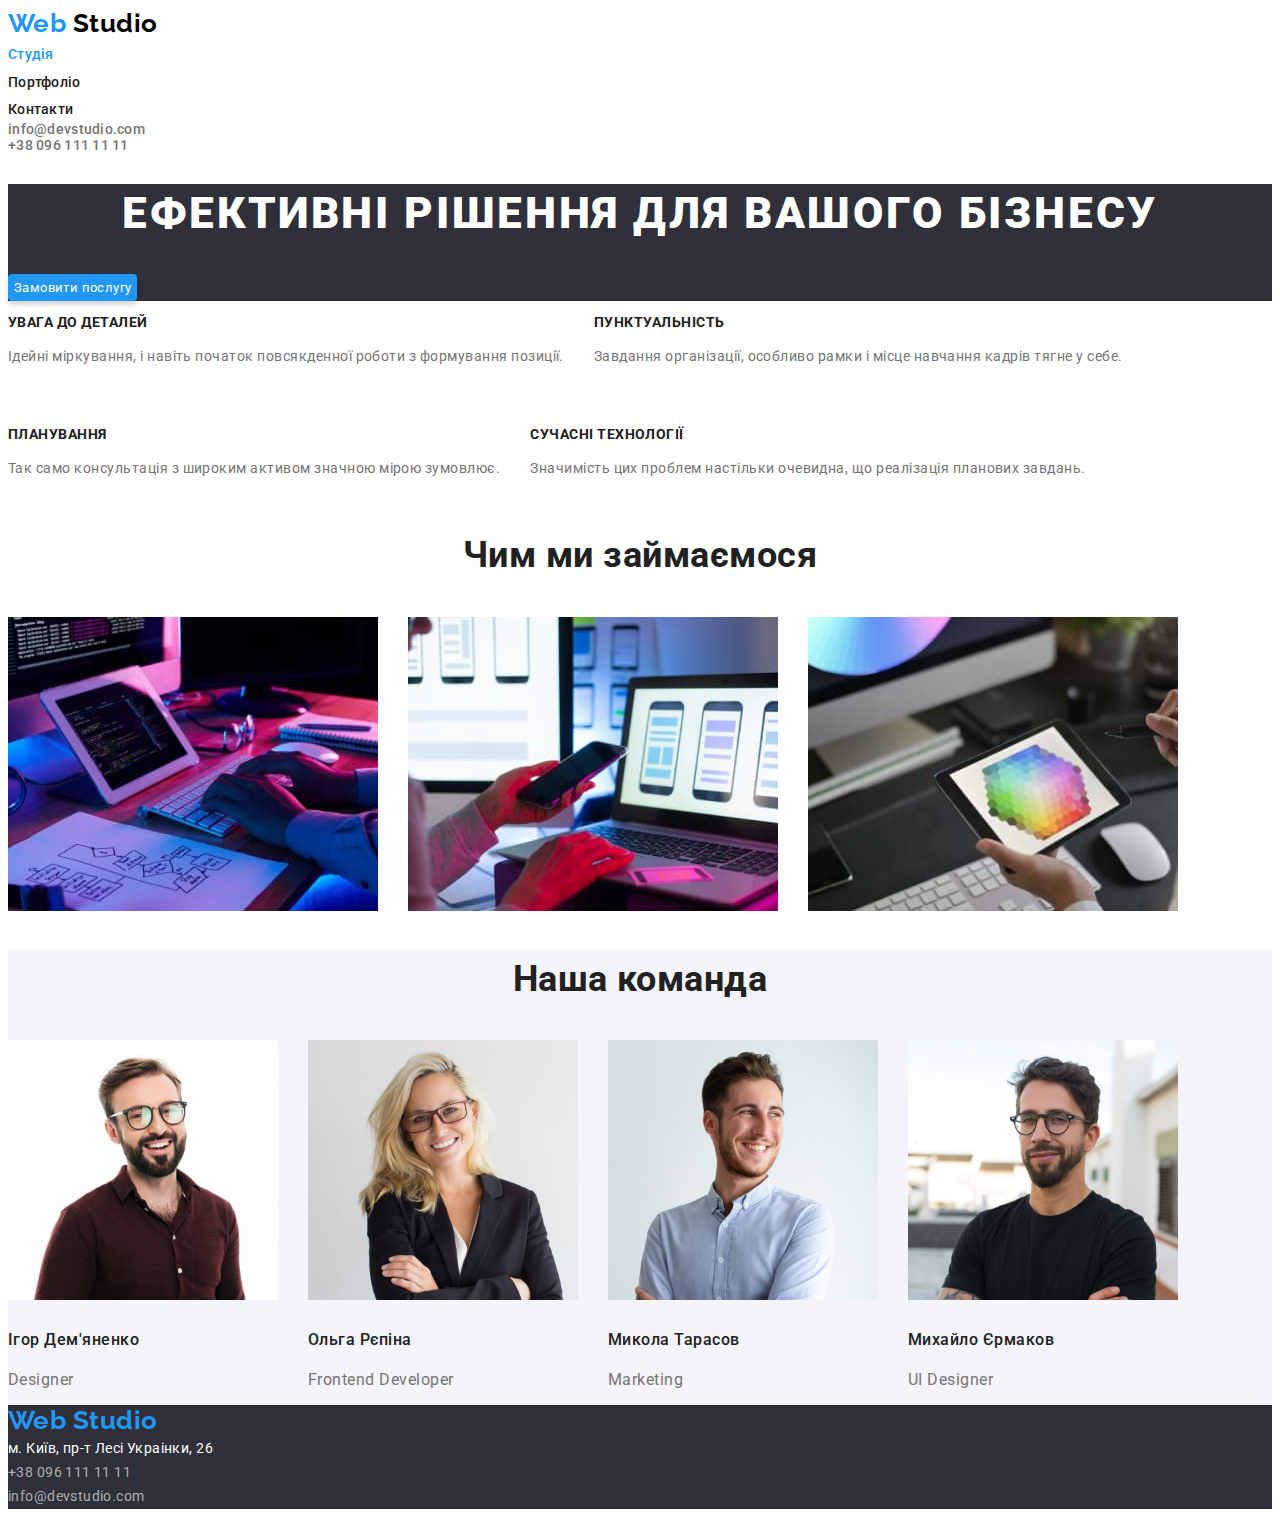
<file: index.html>
<!DOCTYPE html>
<html lang="uk">
  <head>
    <meta charset="UTF-8" />
    <meta http-equiv="X-UA-Compatible" content="IE=edge" />
    <meta name="viewport" content="width=device-width, initial-scale=1.0" />
    <title>Web Studio</title>
    <link rel="stylesheet" href="./css/styles.css" />
    <link rel="preconnect" href="https://fonts.googleapis.com" />
    <link rel="preconnect" href="https://fonts.gstatic.com" crossorigin />
    <link
      href="https://fonts.googleapis.com/css2?family=Raleway:wght@700&family=Roboto:wght@400;500;700;900&display=swap"
      rel="stylesheet" />
  </head>

  <body>
    <!-- Header -->
    <header>
      <nav class="portfolio-main-nav">
        <a href="./index.html" lang="en" class="logo link">
          Web
          <span class="logo-header">Studio</span>
        </a>
        <ul class="main-nav list">
          <li>
            <a href="./index.html" class="nav-link link current">Студія</a>
          </li>
          <li>
            <a href="./portfolio.html" class="nav-link link">Портфоліо</a>
          </li>
          <li>
            <a href="#" class="nav-link link">Контакти</a>
          </li>
        </ul>
      </nav>
      <ul class="header-contacts list">
        <li>
          <a
            href="mailto:info@devstudio.com"
            lang="en"
            class="header-contacts link">
            info@devstudio.com
          </a>
        </li>
        <li>
          <a href="tel:+380961111111" class="header-contacts link">
            +38 096 111 11 11
          </a>
        </li>
      </ul>
    </header>

    <main>
      <!-- Hero! -->
      <section class="hero">
        <h1 class="hero-tittle">Ефективні рішення для вашого бізнесу</h1>
        <button type="button" class="hero-button">Замовити послугу</button>
      </section>

      <!--Preferences -->
      <section class="preferences">
        <h2 class="visually-hidden">Наші переваги</h2>
        <ul class="list prferences-list">
          <li>
            <h3 class="preferences-title">УВАГА ДО ДЕТАЛЕЙ</h3>
            <p class="preferences-details">
              Ідейні міркування, і навіть початок повсякденної роботи з
              формування позиції.
            </p>
          </li>
          <li>
            <h3 class="preferences-title">ПУНКТУАЛЬНІСТЬ</h3>
            <p class="preferences-details">
              Завдання організації, особливо рамки і місце навчання кадрів тягне
              у себе.
            </p>
          </li>
          <li>
            <h3 class="preferences-title">ПЛАНУВАННЯ</h3>
            <p class="preferences-details">
              Так само консультація з широким активом значною мірою зумовлює.
            </p>
          </li>
          <li>
            <h3 class="preferences-title">СУЧАСНІ ТЕХНОЛОГІЇ</h3>
            <p class="preferences-details">
              Значимість цих проблем настільки очевидна, що реалізація планових
              завдань.
            </p>
          </li>
        </ul>
      </section>

      <!-- Our-projects -->
      <section class="projects">
        <h2 class="projects-title">Чим ми займаємося</h2>
        <ul class="list projects-list">
          <li>
            <img
              src="./images/computer.jpg"
              alt="розробка для десктопів"
              width="370"
              height="294" />
          </li>
          <li>
            <img
              src="./images/phone.jpg"
              alt="розробка для мобільних телефонів"
              width="370"
              height="294" />
          </li>
          <li>
            <img
              src="./images/tablet.jpg"
              alt="розробка для планшетів"
              width="370"
              height="294" />
          </li>
        </ul>
      </section>

      <!-- Our team -->
      <section class="team">
        <h2 class="team-title">Наша команда</h2>
        <ul class="list team-list">
          <li>
            <img
              src="./images/prodact.jpg"
              alt="Дизайнер Проекту"
              width="270"
              height="260" />
            <h4 class="name">Ігор Дем'яненко</h4>
            <p lang="en" class="position">Designer</p>
          </li>
          <li>
            <img
              src="./images/frontend.jpg"
              alt="Фронтенд розробник"
              width="270"
              height="260" />
            <h4 class="name">Ольга Рєпіна</h4>
            <p lang="en" class="position">Frontend Developer</p>
          </li>
          <li>
            <img
              src="./images/marketing.jpg"
              alt="Маркетинг"
              width="270"
              height="260" />
            <h4 class="name">Микола Тарасов</h4>
            <p lang="en" class="position">Marketing</p>
          </li>
          <li>
            <img
              src="./images/designer.jpg"
              alt="Графічний дизайнер"
              width="270"
              height="260" />
            <h4 class="name">Михайло Єрмаков</h4>
            <p lang="en" class="position">UI Designer</p>
          </li>
        </ul>
      </section>
    </main>

    <!-- Footer -->
    <footer class="footer">
      <a href="./index.html" lang="en" class="logo link">
        Web
        <span class="logo-footer">Studio</span>
      </a>
      <address>
        <ul class="footer-contacts list">
          <li>
            <a
              href="https://goo.gl/maps/CPtrU1FHBa2aNyZL9"
              target="_blank"
              rel="noopener noreferrer nofollow"
              class="footer-contacts link">
              <span class="adress-footer">м. Київ, пр-т Лесі Украінки, 26</span>
            </a>
          </li>
          <li>
            <a href="tel:+380961111111" class="footer-contacts link">
              +38 096 111 11 11
            </a>
          </li>
          <li>
            <a
              href="mailto:info@devstudio.com"
              lang="en"
              class="footer-contacts link">
              info@devstudio.com
            </a>
          </li>
        </ul>
      </address>
    </footer>
  </body>
</html>
</file>
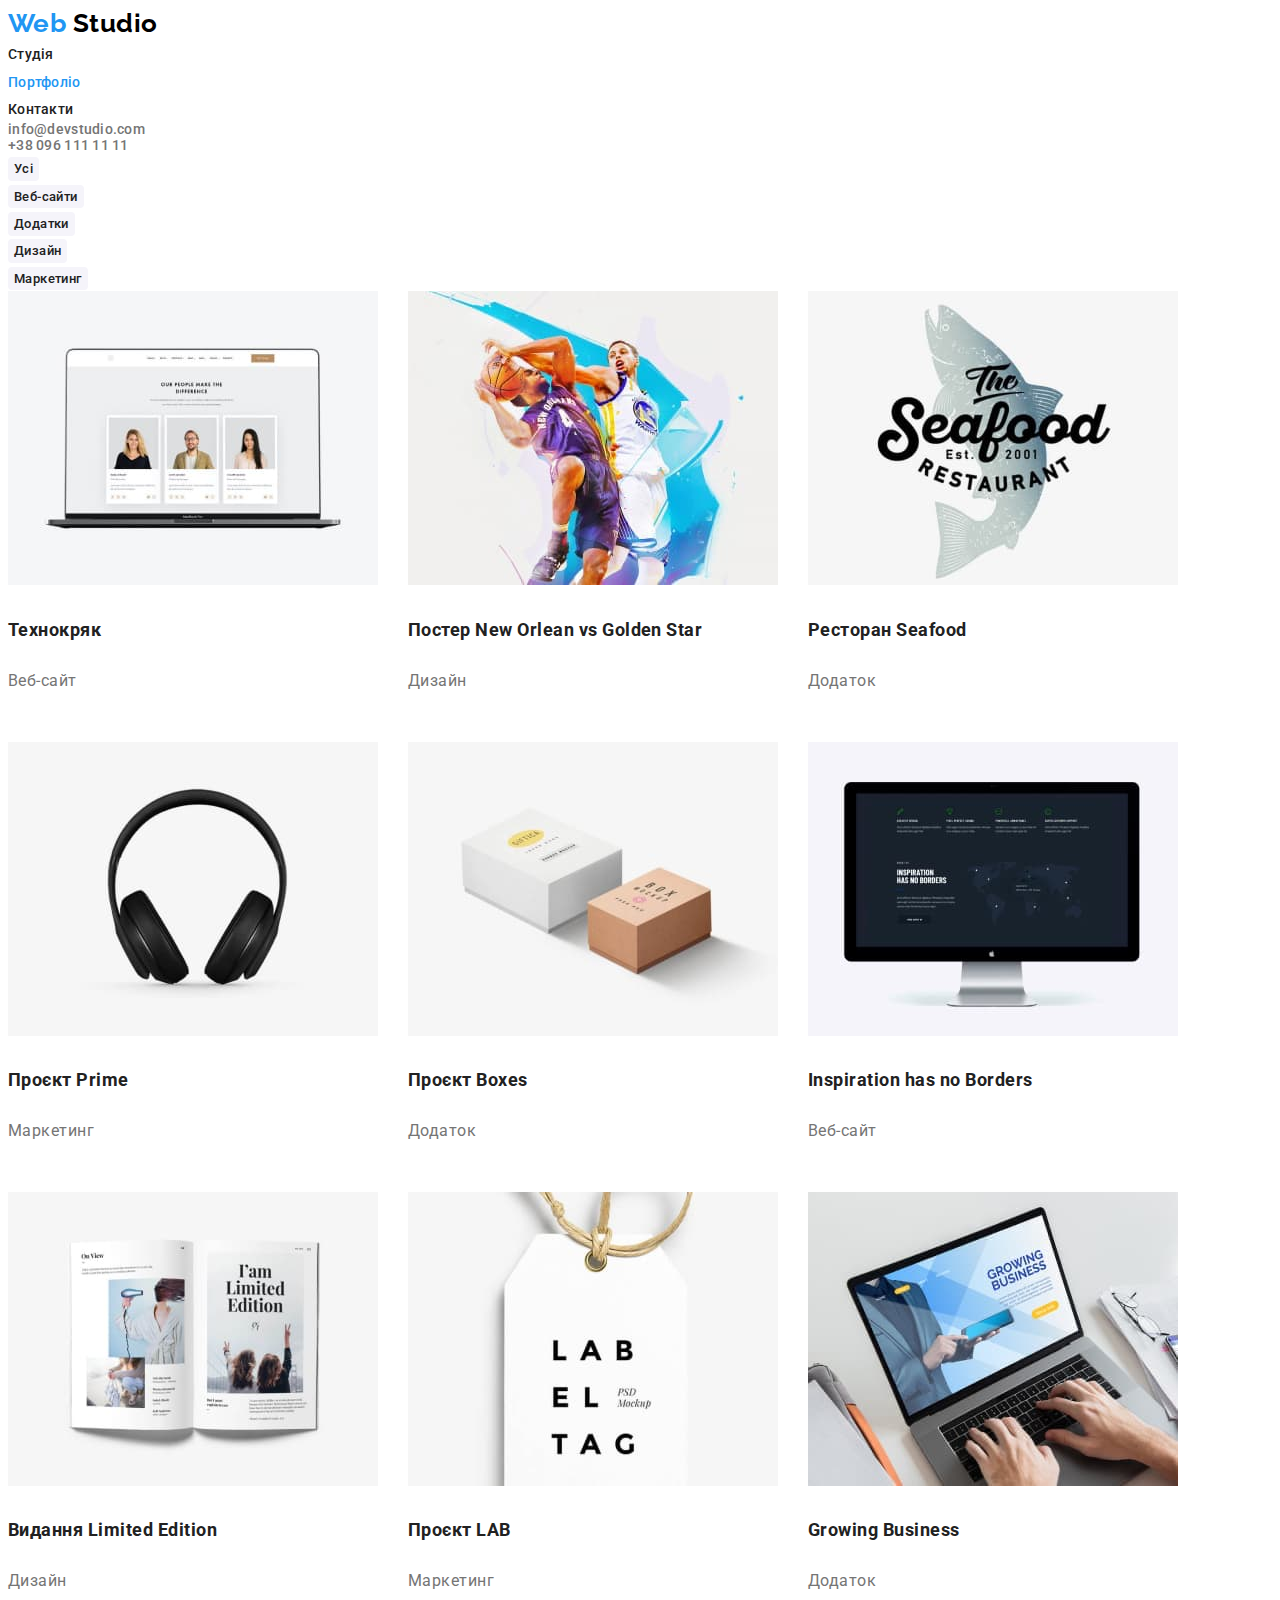
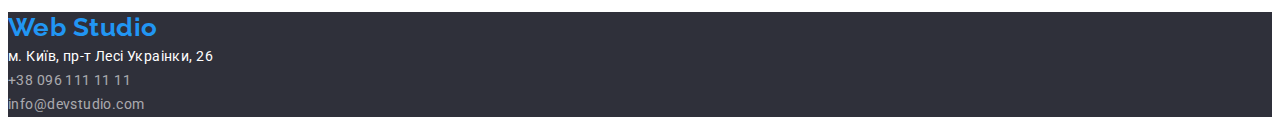
<file: portfolio.html>
<!DOCTYPE html>
<html lang="uk">
  <head>
    <meta charset="UTF-8" />
    <meta http-equiv="X-UA-Compatible" content="IE=edge" />
    <meta name="viewport" content="width=device-width, initial-scale=1.0" />
    <title>Web Studio</title>
    <link rel="stylesheet" href="./css/styles.css" />
    <link rel="preconnect" href="https://fonts.googleapis.com" />
    <link rel="preconnect" href="https://fonts.gstatic.com" crossorigin />
    <link
      href="https://fonts.googleapis.com/css2?family=Raleway:wght@700&family=Roboto:wght@400;500;700;900&display=swap"
      rel="stylesheet" />
  </head>

  <body>
    <header>
      <nav class="portfolio-main-nav">
        <a href="./index.html" lang="en" class="logo link">
          Web
          <span class="logo-header">Studio</span>
        </a>
        <ul class="main-nav list">
          <li>
            <a href="./index.html" class="nav-link link">Студія</a>
          </li>
          <li>
            <a href="./portfolio.html" class="nav-link link current">
              Портфоліо
            </a>
          </li>
          <li>
            <a href="#" class="nav-link link">Контакти</a>
          </li>
        </ul>
      </nav>
      <ul class="header-contacts list">
        <li>
          <a
            href="mailto:info@devstudio.com"
            lang="en"
            class="header-contacts link">
            info@devstudio.com
          </a>
        </li>
        <li>
          <a href="tel:+380961111111" class="header-contacts link">
            +38 096 111 11 11
          </a>
        </li>
      </ul>
    </header>

    <main>
      <!-- Nav-buttons -->
      <section>
        <h2 class="visually-hidden">Пошук за категоріями</h2>
        <ul class="list">
          <li><button type="button" class="nav-buttons">Усі</button></li>
          <li><button type="button" class="nav-buttons">Веб-сайти</button></li>
          <li><button type="button" class="nav-buttons">Додатки</button></li>
          <li><button type="button" class="nav-buttons">Дизайн</button></li>
          <li><button type="button" class="nav-buttons">Маркетинг</button></li>
        </ul>
      </section>

      <!-- Poftfolio items -->
      <section class="items">
        <h2 class="visually-hidden">Категорії портфоліо</h2>
        <ul class="list card-items">
          <li>
            <img
              src="./images/technokryak.jpg"
              alt="Відкрита сторінка веб сайту на екрані ноутбука"
              width="370" />
            <h3 class="items-title">Технокряк</h3>
            <p class="items-description">Веб-сайт</p>
          </li>
          <li>
            <img
              src="./images/poster_new_orlean.jpg"
              alt="Два баскетболісти в процесі гри"
              width="370" />
            <h3 class="items-title">Постер New Orlean vs Golden Star</h3>
            <p class="items-description">Дизайн</p>
          </li>
          <li>
            <img
              src="./images/seafood.jpg"
              alt="Логотип ресторану морської кухні"
              width="370" />
            <h3 class="items-title">Ресторан Seafood</h3>
            <p class="items-description">Додаток</p>
          </li>
          <li>
            <img src="./images/prime.jpg" alt="Навушники" width="370" />
            <h3 class="items-title">Проєкт Prime</h3>
            <p class="items-description">Маркетинг</p>
          </li>
          <li>
            <img src="./images/boxes.jpg" alt="Дві коробки" width="370" />
            <h3 class="items-title">Проєкт Boxes</h3>
            <p class="items-description">Додаток</p>
          </li>
          <li>
            <img
              src="./images/inspiration.jpg"
              alt="Веб-сайт на екрані ком'ютера"
              width="370" />
            <h3 class="items-title">Inspiration has no Borders</h3>
            <p class="items-description">Веб-сайт</p>
          </li>
          <li>
            <img
              src="./images/limited_edition.jpg"
              alt="Відкрита книга з картинками і текстом"
              width="370" />
            <h3 class="items-title">Видання Limited Edition</h3>
            <p class="items-description">Дизайн</p>
          </li>
          <li>
            <img src="./images/lab.jpg" alt="Брелок" width="370" />
            <h3 class="items-title">Проєкт LAB</h3>
            <p class="items-description">Маркетинг</p>
          </li>
          <li>
            <img
              src="./images/growing_business.jpg"
              alt="Руки на клавіатурі ноутбука"
              width="370" />
            <h3 class="items-title">Growing Business</h3>
            <p class="items-description">Додаток</p>
          </li>
        </ul>
      </section>
    </main>

    <!-- Footer -->
    <footer class="footer">
      <a href="./index.html" lang="en" class="logo link">
        Web
        <span class="logo-footer">Studio</span>
      </a>
      <address>
        <ul class="footer-contacts list">
          <li>
            <a
              href="https://goo.gl/maps/CPtrU1FHBa2aNyZL9"
              target="_blank"
              rel="noopener noreferrer nofollow"
              class="footer-contacts link">
              <span class="adress-footer">м. Київ, пр-т Лесі Украінки, 26</span>
            </a>
          </li>
          <li>
            <a href="tel:+380961111111" class="footer-contacts link">
              +38 096 111 11 11
            </a>
          </li>
          <li>
            <a
              href="mailto:info@devstudio.com"
              lang="en"
              class="footer-contacts link">
              info@devstudio.com
            </a>
          </li>
        </ul>
      </address>
    </footer>
  </body>
</html>
</file>
<file: css/styles.css>
:root {
    /* colors */
    --acsent-color: #2196F3;
    --main-text-color: #757575;
    --secondary-text-color: #212121;
    --white-color: #FFFFFF;
    --black-color: #000000;
    --footer-contacts-color: rgba(255, 255, 255, 0.6);
    --hero-button-acsent: #188CE8;
    --hero-button-shadow: 0px 4px 4px rgba(0, 0, 0, 0.15); 
    --portfolio-nav-buttons-shadow: 0px 3px 1px rgba(0, 0, 0, 0.1),
    0px 1px 2px rgba(0, 0, 0, 0.08), 0px 2px 2px rgba(0, 0, 0, 0.12);
    /* background-colors */
    --main-bgr: #FFFFFF;
    --secondary-bgr: #F5F4FA;
    --hero-bgr: #2F303A;
    /* primery fonts */
    --primery-fonts: 'Roboto', sans-serif;
    --logo-fonts: 'Raleway', sans-serif;
}

.link {
    font-style: normal;
    text-decoration: none;
    color: var(--secondary-text-color);
}

.list {
    list-style: none;
    padding: 0;
    margin: 0;
}

body {
    background-color: var(--main-bgr);
    color: var(--main-text-color);
    font-family: var(--primery-fonts);
    font-size: 16px;
    line-height: 1.71;
    letter-spacing: 0.03em;
}

/* Logo */
.logo {
    color: var(--acsent-color);
    font-family: var(--logo-fonts);
    font-weight: 700;
    font-size: 26px;
    line-height: 1.19;
    text-decoration: none;
}

.logo-header {
    color: var(--black-color);
}
/* Navigation Heder */

.nav-link {
    font-family: var(--primery-fonts);
    font-weight: 500;
    font-size: 14px;
    line-height: 1.14;
    letter-spacing: 0.02em;
}

.header-contacts {
    font-family: var(--primery-fonts);
    font-weight: 500;
    font-size: 14px;
    line-height: 1.14;
    letter-spacing: 0.02em;
    color: var(--main-text-color);
    cursor: pointer;
}

.nav-link:hover,
.nav-link:focus,
.header-contacts:focus,
.header-contacts:hover {
    color: var(--acsent-color);
}

.current {
    color: var(--acsent-color);
}

/* Hero */
.hero {
    background-color: var(--hero-bgr);
}

.hero-tittle {
    font-weight: 900;
    font-size: 44px;
    line-height: 1.36;
    text-align: center;
    letter-spacing: 0.06em;
    text-transform: uppercase;
    color: var(--white-color);
}

.hero-button {
    color: var(--white-color);
    font-family: var(--primery-fonts);
    letter-spacing: 0.03em;
    line-height: 1.9;

    background: var(--acsent-color);
    box-shadow: var(--hero-button-shadow);
    border-radius: 4px;
    border: none;
    cursor: pointer;
}

.hero-button:hover,
.hero-button:focus,
.hero-button:active {
    background: var(--hero-button-acsent);
    box-shadow: var(--hero-button-shadow);
    border-radius: 4px;
}

/* < !--Preferences --> */
.visually-hidden {
    position: absolute;
    white-space: nowrap;
    width: 1px;
    height: 1px;
    overflow: hidden;
    border: 0;
    padding: 0;
    clip: rect(0 0 0 0);
    clip-path: inset(50%);
    margin: -1px;
}

.preferences-title {
    font-size: 14px;
    line-height: 1.14;
    text-transform: uppercase;
    color: var(--secondary-text-color);
}

.preferences-details {
    font-size: 14px;
}

.prferences-list,
.projects-list,
.team-list {
    display: flex;
    flex-wrap: wrap;
    gap: 30px;
}

/* our-team section */
.team {
    background-color: var(--secondary-bgr);
}

.projects-title,
.team-title {
    font-size: 36px;
    text-align: center;
    color: var(--secondary-text-color);
}

.name {
    font-weight: 500;
    line-height: 1.19;
    color: var(--secondary-text-color);
}

.position {
    line-height: 1.19;
    color: var(--main-text-color);
}

.footer {
    background-color: var(--hero-bgr);
}

.footer-contacts {
    font-family: var(--primery-fonts);
    font-weight: 400;
    font-size: 14px;
    line-height: 1.71;
    letter-spacing: 0.03em;
    color: var(--footer-contacts-color);
    text-decoration: none;
    list-style: none;
}

.footer-contacts:hover,
.footer-contacts:focus {
    color: var(--acsent-color);
}

.adress-footer {
    color: var(--white-color);
}

.adress-footer:hover,
.adress-footer:focus {
    color: var(--acsent-color);
}

/* Portfolio page */
.portfolio-main-nav,
.header-contacts {
    background-color: var(--white-color);
}

.nav-buttons {
    font-family: var(--primery-fonts);
    font-weight: 500;
    line-height: 1.62;
    letter-spacing: 0.03em;
    color: var(--secondary-text-color);
    background: var(--secondary-bgr);
    border: none;
    border-radius: 4px;
}

.nav-buttons:hover,
.nav-buttons:focus {
    background-color: var(--acsent-color);
    color: var(--white-color);
    box-shadow: var(--portfolio-nav-buttons-shadow);
    border-radius: 4px;
}

.items-title {
    font-size: 18px;
    line-height: 2;
    color: var(--secondary-text-color);
}

.items-description {
    line-height: 1.88;
}

.card-items {
    display: flex;
    flex-wrap: wrap;
    gap: 30px;
}
</file>
